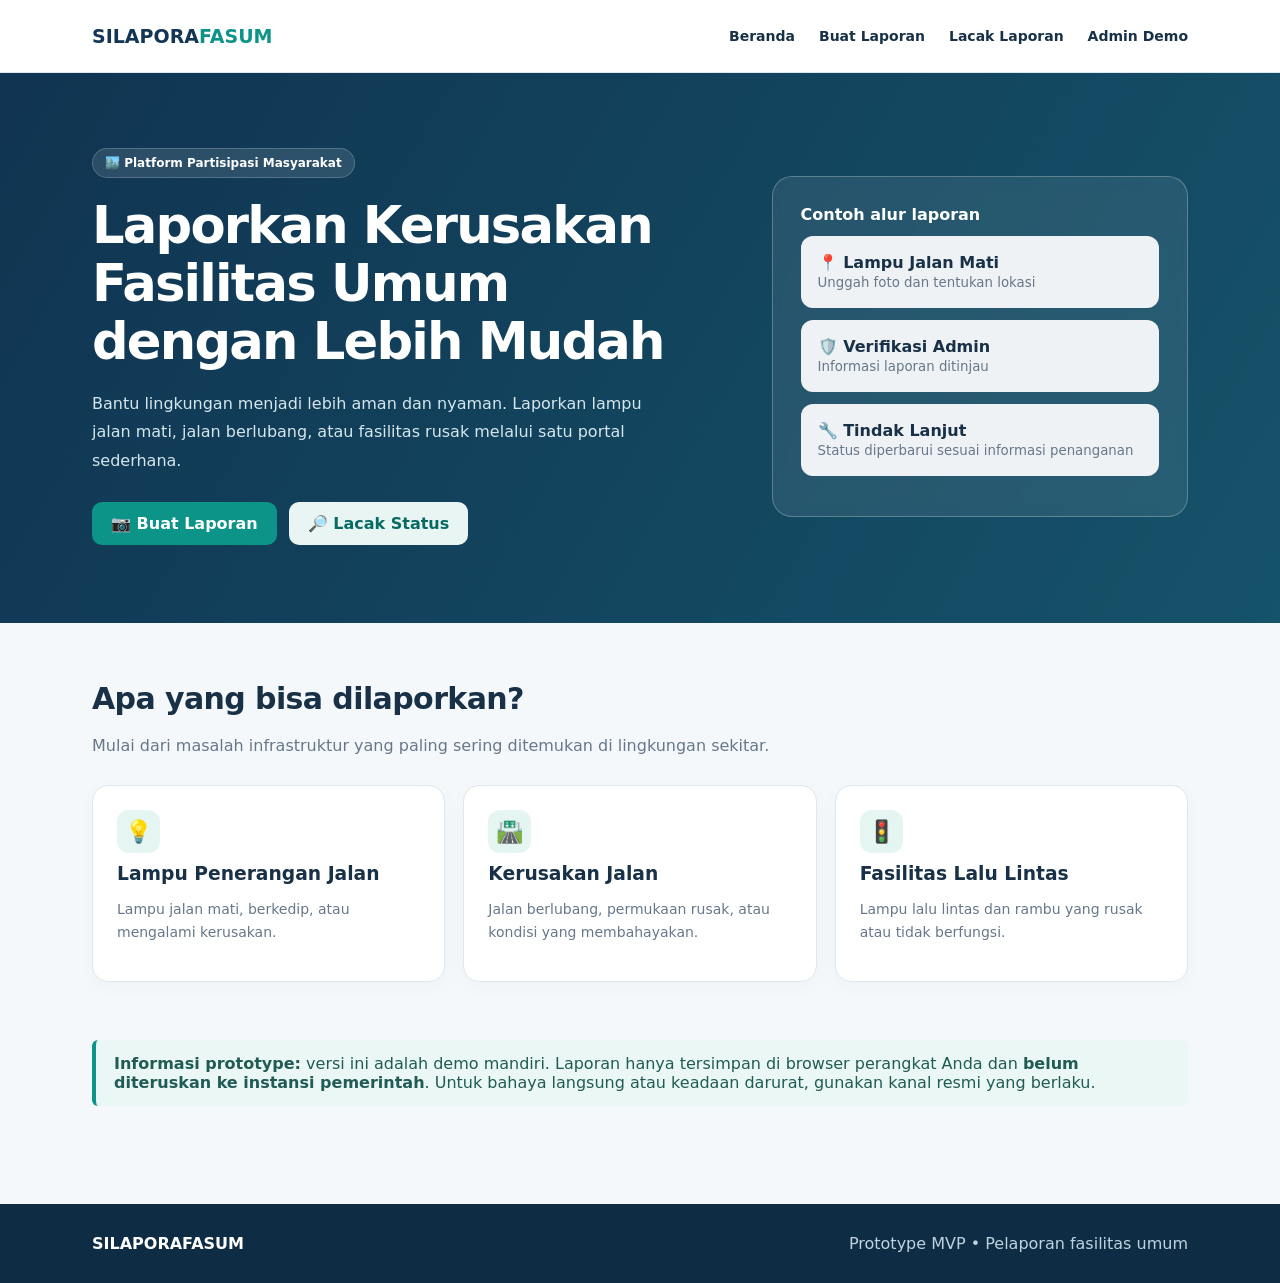
<file: index.html>
<!doctype html><html lang="id"><head><meta charset="utf-8"><meta name="viewport" content="width=device-width,initial-scale=1"><meta name="description" content="SILAPORAFASUM - Portal pelaporan kerusakan fasilitas umum"><title>SILAPORAFASUM — Beranda</title><link rel="stylesheet" href="assets/css/style.css"><link rel="manifest" href="manifest.webmanifest"><meta name="theme-color" content="#163B63"><link rel="apple-touch-icon" href="assets/icons/icon-192.png"><meta name="apple-mobile-web-app-capable" content="yes"></head><body><header class="top"><nav class="container nav"><a class="brand" href="index.html">SILAPORA<span>FASUM</span></a><div class="navlinks"><a href="index.html">Beranda</a><a href="lapor.html">Buat Laporan</a><a href="tracking.html">Lacak Laporan</a><a href="admin.html">Admin Demo</a></div><button id="installApp" class="btn" type="button" hidden>📲 Install Aplikasi</button></nav></header><main><div class="hero"><div class="container hero-grid"><div><span class="eyebrow">🏙️ Platform Partisipasi Masyarakat</span><h1>Laporkan Kerusakan Fasilitas Umum dengan Lebih Mudah</h1><p>Bantu lingkungan menjadi lebih aman dan nyaman. Laporkan lampu jalan mati, jalan berlubang, atau fasilitas rusak melalui satu portal sederhana.</p><div class="actions"><a class="btn" href="lapor.html">📷 Buat Laporan</a><a class="btn alt" href="tracking.html">🔎 Lacak Status</a></div></div><div class="hero-panel"><strong>Contoh alur laporan</strong><div class="tile"><strong>📍 Lampu Jalan Mati</strong><small>Unggah foto dan tentukan lokasi</small></div><div class="tile"><strong>🛡️ Verifikasi Admin</strong><small>Informasi laporan ditinjau</small></div><div class="tile"><strong>🔧 Tindak Lanjut</strong><small>Status diperbarui sesuai informasi penanganan</small></div></div></div></div><section><div class="container"><h2 class="section-title">Apa yang bisa dilaporkan?</h2><p class="sub">Mulai dari masalah infrastruktur yang paling sering ditemukan di lingkungan sekitar.</p><div class="grid3"><div class="card"><span class="iconbox">💡</span><h3>Lampu Penerangan Jalan</h3><p>Lampu jalan mati, berkedip, atau mengalami kerusakan.</p></div><div class="card"><span class="iconbox">🛣️</span><h3>Kerusakan Jalan</h3><p>Jalan berlubang, permukaan rusak, atau kondisi yang membahayakan.</p></div><div class="card"><span class="iconbox">🚦</span><h3>Fasilitas Lalu Lintas</h3><p>Lampu lalu lintas dan rambu yang rusak atau tidak berfungsi.</p></div></div></div></section><section style="padding-top:0"><div class="container"><div class="note"><strong>Informasi prototype:</strong> versi ini adalah demo mandiri. Laporan hanya tersimpan di browser perangkat Anda dan <strong>belum diteruskan ke instansi pemerintah</strong>. Untuk bahaya langsung atau keadaan darurat, gunakan kanal resmi yang berlaku.</div></div></section></main><footer class="footer"><div class="container"><strong>SILAPORAFASUM</strong><span>Prototype MVP • Pelaporan fasilitas umum</span></div></footer><script src="assets/js/pwa.js" defer></script></body></html>
</file>
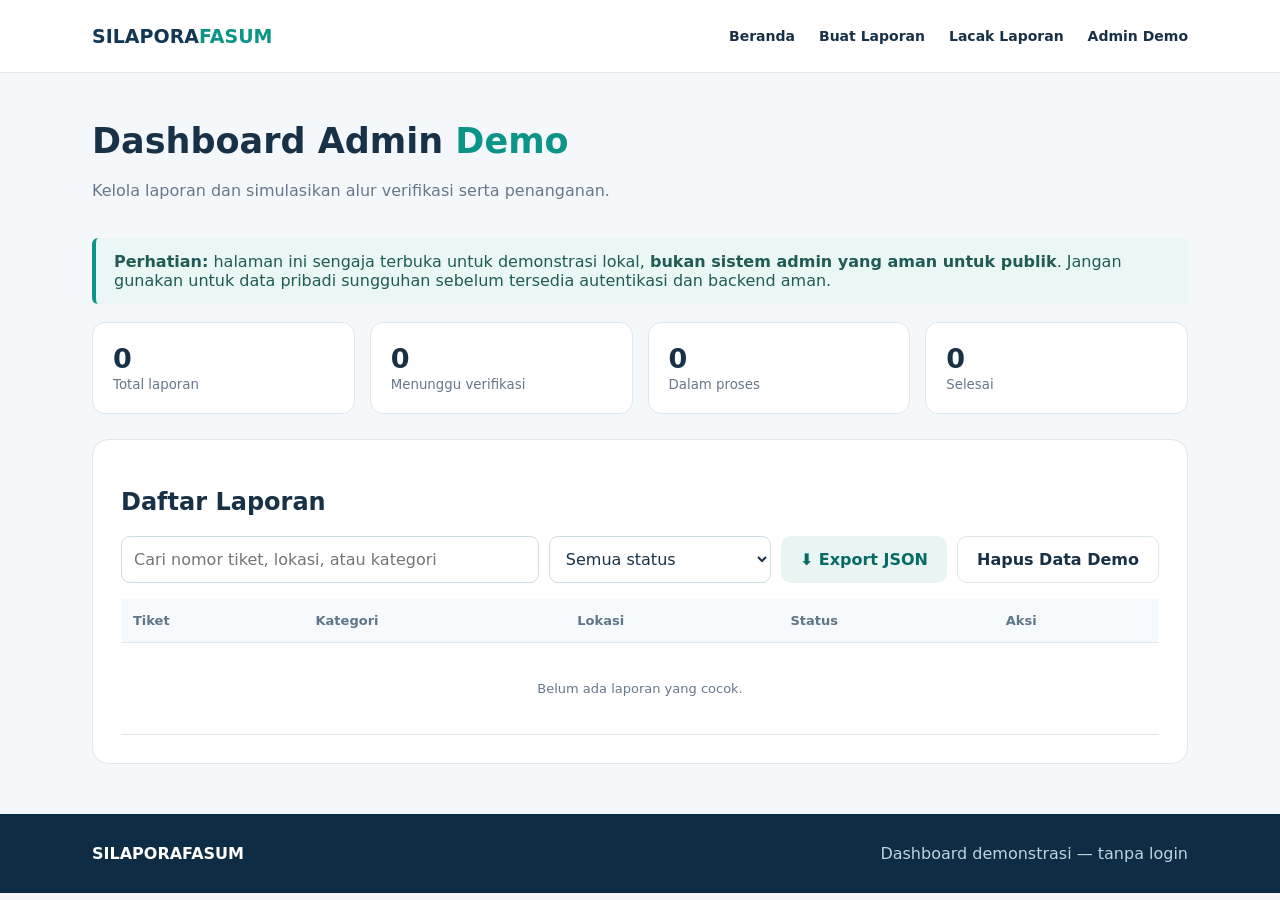
<file: admin.html>
<!doctype html><html lang="id"><head><meta charset="utf-8"><meta name="viewport" content="width=device-width,initial-scale=1"><title>Dashboard Admin Demo — SILAPORAFASUM</title><link rel="stylesheet" href="assets/css/style.css"><link rel="manifest" href="manifest.webmanifest"><meta name="theme-color" content="#163B63"><link rel="apple-touch-icon" href="assets/icons/icon-192.png"><meta name="apple-mobile-web-app-capable" content="yes"></head><body><header class="top"><nav class="container nav"><a class="brand" href="index.html">SILAPORA<span>FASUM</span></a><div class="navlinks"><a href="index.html">Beranda</a><a href="lapor.html">Buat Laporan</a><a href="tracking.html">Lacak Laporan</a><a href="admin.html">Admin Demo</a></div><button id="installApp" class="btn" type="button" hidden>📲 Install Aplikasi</button></nav></header><main class="container"><div class="page-head"><h1>Dashboard Admin <span style="color:#0d9488">Demo</span></h1><p class="sub">Kelola laporan dan simulasikan alur verifikasi serta penanganan.</p></div><div class="note"><strong>Perhatian:</strong> halaman ini sengaja terbuka untuk demonstrasi lokal, <strong>bukan sistem admin yang aman untuk publik</strong>. Jangan gunakan untuk data pribadi sungguhan sebelum tersedia autentikasi dan backend aman.</div><div class="stats"><div class="stat"><strong id="total">0</strong><small>Total laporan</small></div><div class="stat"><strong id="pending">0</strong><small>Menunggu verifikasi</small></div><div class="stat"><strong id="active">0</strong><small>Dalam proses</small></div><div class="stat"><strong id="closed">0</strong><small>Selesai</small></div></div><div class="panel"><h2>Daftar Laporan</h2><div class="searchbar"><input id="search" placeholder="Cari nomor tiket, lokasi, atau kategori"><select id="statusFilter"><option value="">Semua status</option><option>Menunggu Verifikasi</option><option>Terverifikasi</option><option>Diteruskan</option><option>Dalam Penanganan</option><option>Selesai</option><option>Ditolak</option><option>Tidak Dapat Ditindaklanjuti</option></select><button class="btn alt" id="export">⬇ Export JSON</button><button class="btn outline" id="clear">Hapus Data Demo</button></div><div class="table-wrap"><table><thead><tr><th>Tiket</th><th>Kategori</th><th>Lokasi</th><th>Status</th><th>Aksi</th></tr></thead><tbody id="tableBody"></tbody></table></div></div><section id="editPanel" class="panel hidden"><h2>Detail & Kelola Laporan</h2><div id="editDetail"></div><form id="editForm"><input type="hidden" id="selectedId"><div class="admin-edit"><div class="field"><label for="editStatus">Status</label><select id="editStatus"></select></div><div class="field"><label for="editAgency">Instansi tujuan</label><input id="editAgency" maxlength="150" placeholder="Contoh: Dishub (perlu konfirmasi)"></div><div class="field full"><label for="editNotes">Catatan tindak lanjut</label><textarea id="editNotes" maxlength="1200"></textarea></div></div><button class="btn" type="submit">Simpan Perubahan</button><div id="adminFeedback" class="hidden"></div></form></section></main><footer class="footer"><div class="container"><strong>SILAPORAFASUM</strong><span>Dashboard demonstrasi — tanpa login</span></div></footer><script src="assets/js/app.js"></script><script src="assets/js/pwa.js" defer></script></body></html>
</file>
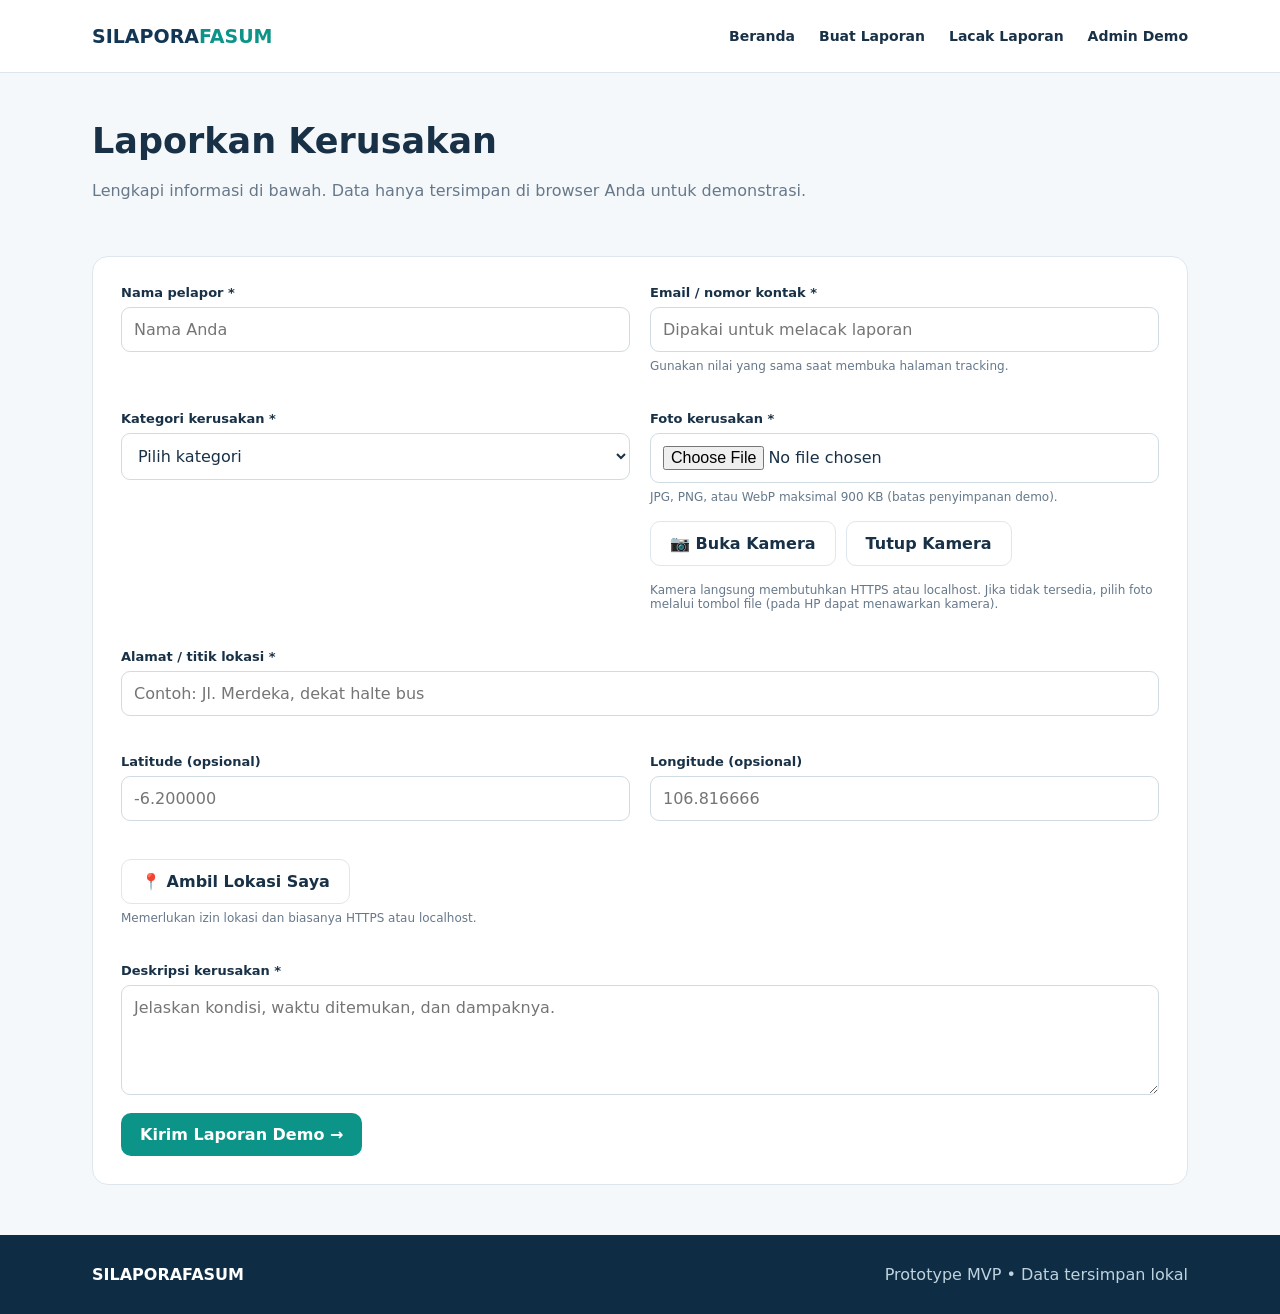
<file: lapor.html>
<!doctype html><html lang="id"><head><meta charset="utf-8"><meta name="viewport" content="width=device-width,initial-scale=1"><title>Buat Laporan — SILAPORAFASUM</title><link rel="stylesheet" href="assets/css/style.css"><link rel="manifest" href="manifest.webmanifest"><meta name="theme-color" content="#163B63"><link rel="apple-touch-icon" href="assets/icons/icon-192.png"><meta name="apple-mobile-web-app-capable" content="yes"></head><body><header class="top"><nav class="container nav"><a class="brand" href="index.html">SILAPORA<span>FASUM</span></a><div class="navlinks"><a href="index.html">Beranda</a><a href="lapor.html">Buat Laporan</a><a href="tracking.html">Lacak Laporan</a><a href="admin.html">Admin Demo</a></div><button id="installApp" class="btn" type="button" hidden>📲 Install Aplikasi</button></nav></header><main class="container"><div class="page-head"><h1>Laporkan Kerusakan</h1><p class="sub">Lengkapi informasi di bawah. Data hanya tersimpan di browser Anda untuk demonstrasi.</p></div><div id="feedback" class="hidden"></div><form id="reportForm" class="panel"><div class="form-grid"><div class="field"><label for="name">Nama pelapor *</label><input id="name" name="name" required maxlength="90" placeholder="Nama Anda"></div><div class="field"><label for="contact">Email / nomor kontak *</label><input id="contact" name="contact" required maxlength="90" placeholder="Dipakai untuk melacak laporan"><span class="hint">Gunakan nilai yang sama saat membuka halaman tracking.</span></div><div class="field"><label for="category">Kategori kerusakan *</label><select id="category" name="category" required><option value="">Pilih kategori</option><option>Lampu Penerangan Jalan</option><option>Kerusakan Jalan</option><option>Lampu Lalu Lintas / Rambu</option><option>Trotoar</option><option>Drainase</option><option>Lainnya</option></select></div><div class="field"><label for="photo">Foto kerusakan *</label><input id="photo" type="file" accept="image/jpeg,image/png,image/webp" required><span class="hint">JPG, PNG, atau WebP maksimal 900 KB (batas penyimpanan demo).</span><div class="camera-actions"><button type="button" id="openCamera" class="btn outline">📷 Buka Kamera</button><button type="button" id="stopCamera" class="btn outline" hidden>Tutup Kamera</button></div><div id="cameraStage" class="camera-stage" hidden><video id="cameraVideo" autoplay playsinline muted></video><img id="photoPreview" alt="Pratinjau foto kerusakan" hidden><div class="camera-actions"><button type="button" id="capturePhoto" class="btn">Ambil Foto</button><button type="button" id="retakePhoto" class="btn outline" hidden>Foto Ulang</button></div><span id="cameraMessage" class="hint" aria-live="polite"></span></div><span class="hint">Kamera langsung membutuhkan HTTPS atau localhost. Jika tidak tersedia, pilih foto melalui tombol file (pada HP dapat menawarkan kamera).</span></div><div class="field full"><label for="address">Alamat / titik lokasi *</label><input id="address" name="address" required maxlength="250" placeholder="Contoh: Jl. Merdeka, dekat halte bus"></div><div class="field"><label for="latitude">Latitude (opsional)</label><input id="latitude" name="latitude" type="number" min="-90" max="90" step="any" placeholder="-6.200000"></div><div class="field"><label for="longitude">Longitude (opsional)</label><input id="longitude" name="longitude" type="number" min="-180" max="180" step="any" placeholder="106.816666"></div><div class="field full"><button id="locate" type="button" class="btn outline" style="align-self:flex-start">📍 Ambil Lokasi Saya</button><span class="hint">Memerlukan izin lokasi dan biasanya HTTPS atau localhost.</span></div><div class="field full"><label for="description">Deskripsi kerusakan *</label><textarea id="description" name="description" required minlength="15" maxlength="1500" placeholder="Jelaskan kondisi, waktu ditemukan, dan dampaknya."></textarea></div></div><button class="btn" type="submit">Kirim Laporan Demo →</button></form></main><footer class="footer"><div class="container"><strong>SILAPORAFASUM</strong><span>Prototype MVP • Data tersimpan lokal</span></div></footer><script src="assets/js/app.js"></script><script src="assets/js/pwa.js" defer></script></body></html>
</file>
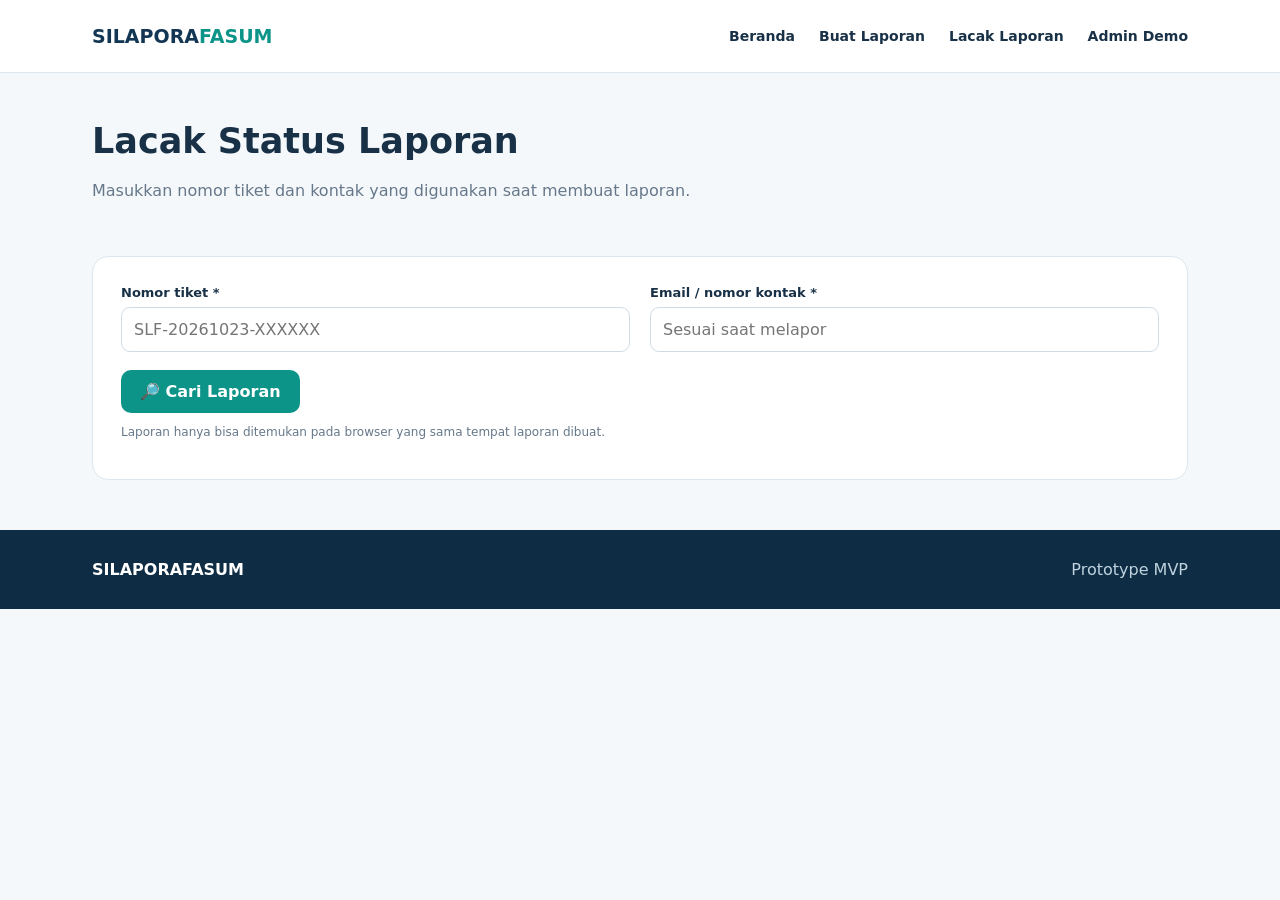
<file: tracking.html>
<!doctype html><html lang="id"><head><meta charset="utf-8"><meta name="viewport" content="width=device-width,initial-scale=1"><title>Lacak Laporan — SILAPORAFASUM</title><link rel="stylesheet" href="assets/css/style.css"><link rel="manifest" href="manifest.webmanifest"><meta name="theme-color" content="#163B63"><link rel="apple-touch-icon" href="assets/icons/icon-192.png"><meta name="apple-mobile-web-app-capable" content="yes"></head><body><header class="top"><nav class="container nav"><a class="brand" href="index.html">SILAPORA<span>FASUM</span></a><div class="navlinks"><a href="index.html">Beranda</a><a href="lapor.html">Buat Laporan</a><a href="tracking.html">Lacak Laporan</a><a href="admin.html">Admin Demo</a></div><button id="installApp" class="btn" type="button" hidden>📲 Install Aplikasi</button></nav></header><main class="container"><div class="page-head"><h1>Lacak Status Laporan</h1><p class="sub">Masukkan nomor tiket dan kontak yang digunakan saat membuat laporan.</p></div><form id="trackForm" class="panel"><div class="form-grid"><div class="field"><label for="ticket">Nomor tiket *</label><input id="ticket" required placeholder="SLF-20261023-XXXXXX"></div><div class="field"><label for="contact">Email / nomor kontak *</label><input id="contact" required placeholder="Sesuai saat melapor"></div></div><button class="btn" type="submit">🔎 Cari Laporan</button><p class="hint">Laporan hanya bisa ditemukan pada browser yang sama tempat laporan dibuat.</p></form><div id="trackResult" class="panel hidden"></div></main><footer class="footer"><div class="container"><strong>SILAPORAFASUM</strong><span>Prototype MVP</span></div></footer><script src="assets/js/app.js"></script><script src="assets/js/pwa.js" defer></script></body></html>
</file>
<file: assets/css/style.css>
:root{--navy:#123653;--teal:#0d9488;--ink:#193147;--muted:#66788a;--bg:#f5f8fb;--line:#dde7ed;--white:#fff;--danger:#b42318}*{box-sizing:border-box}body{margin:0;font-family:Inter,system-ui,-apple-system,Segoe UI,sans-serif;color:var(--ink);background:var(--bg)}a{color:inherit;text-decoration:none}button,input,select,textarea{font:inherit}button{cursor:pointer}.container{max-width:1140px;margin:auto;padding:0 22px}.top{background:#fff;border-bottom:1px solid var(--line);position:sticky;top:0;z-index:10}.nav{display:flex;align-items:center;justify-content:space-between;min-height:72px;gap:20px}.brand{font-size:19px;font-weight:850;color:var(--navy)}.brand span{color:var(--teal)}.navlinks{display:flex;gap:24px;align-items:center}.navlinks a{font-weight:600;font-size:14px}.btn{border:0;background:var(--teal);color:white;border-radius:10px;padding:12px 19px;font-weight:700;display:inline-flex;align-items:center;justify-content:center;gap:7px}.btn:hover{filter:brightness(.94)}.btn.alt{background:#e8f5f3;color:#086b63}.btn.outline{background:#fff;border:1px solid var(--line);color:var(--ink)}.hero{background:linear-gradient(120deg,#103451,#15536a);color:white;padding:75px 0 78px}.hero-grid{display:grid;grid-template-columns:1.2fr .8fr;gap:55px;align-items:center}.eyebrow{display:inline-block;padding:7px 12px;background:#ffffff1d;border:1px solid #ffffff30;border-radius:100px;font-size:12px;font-weight:700}.hero h1{font-size:clamp(34px,4vw,54px);line-height:1.13;letter-spacing:-1.8px;margin:19px 0}.hero p{color:#d5e7ed;line-height:1.8;max-width:570px}.actions{display:flex;flex-wrap:wrap;gap:12px;margin-top:26px}.hero-panel{border:1px solid #ffffff40;background:#ffffff15;border-radius:20px;padding:28px;backdrop-filter:blur(6px)}.hero-panel .tile{background:#ffffffeb;color:var(--ink);padding:17px;border-radius:12px;margin:12px 0}.tile strong{display:block}.tile small{color:var(--muted)}section{padding:58px 0}.section-title{font-size:30px;letter-spacing:-.6px;margin:0 0 10px}.sub{color:var(--muted);line-height:1.7}.grid3{display:grid;grid-template-columns:repeat(3,1fr);gap:18px;margin-top:26px}.card{background:white;border:1px solid var(--line);border-radius:16px;padding:24px;box-shadow:0 5px 20px #183e5507}.card h3{margin:10px 0}.card p{color:var(--muted);line-height:1.6;font-size:14px}.iconbox{display:inline-grid;place-items:center;width:43px;height:43px;border-radius:12px;background:#e5f5f2;font-size:22px}.page-head{padding:48px 0 18px}.page-head h1{font-size:35px;margin:0 0 10px}.panel{background:#fff;border:1px solid var(--line);border-radius:16px;padding:28px;margin:18px 0 50px}.form-grid{display:grid;grid-template-columns:repeat(2,1fr);gap:20px}.field{display:flex;flex-direction:column;gap:7px;margin-bottom:18px}.field.full{grid-column:1/-1}label{font-size:13px;font-weight:700}.field input,.field select,.field textarea,.searchbar input,.searchbar select{border:1px solid #cfdce4;border-radius:9px;padding:12px;background:#fff;width:100%;color:var(--ink)}textarea{min-height:110px;resize:vertical}.hint{font-size:12px;color:var(--muted)}.alert{padding:14px 16px;border-radius:10px;margin:14px 0;background:#e8f5f2;color:#0b675f}.alert.error{background:#fef0ed;color:var(--danger)}.hidden{display:none!important}.footer{background:#0e2c43;color:#bfd3df;padding:30px 0;margin-top:40px}.footer .container{display:flex;justify-content:space-between;gap:20px;flex-wrap:wrap}.footer strong{color:#fff}.stats{display:grid;grid-template-columns:repeat(4,1fr);gap:15px;margin:18px 0 25px}.stat{padding:20px;background:white;border:1px solid var(--line);border-radius:13px}.stat strong{font-size:27px;display:block}.stat small{color:var(--muted)}.searchbar{display:flex;gap:10px;flex-wrap:wrap;margin:16px 0}.searchbar input{flex:2;min-width:220px}.searchbar select{flex:1;min-width:150px}.table-wrap{overflow-x:auto}table{width:100%;border-collapse:collapse;font-size:13px}th,td{padding:14px 12px;border-bottom:1px solid var(--line);text-align:left;vertical-align:top}th{color:#607589;background:#f7fafc}td button{padding:7px 10px;border:1px solid var(--line);background:white;border-radius:7px}.pill{display:inline-block;border-radius:50px;padding:5px 9px;font-size:11px;font-weight:750;background:#e8f1f6;color:#285777}.pill.selesai{background:#e0f6e8;color:#17673a}.pill.ditolak{background:#fee7e7;color:#9b2424}.pill.dalam-penanganan{background:#fff1d9;color:#885900}.pill.diteruskan{background:#e8edff;color:#354d9b}.preview{max-height:190px;max-width:100%;border-radius:10px;margin-top:10px}.detail-grid{display:grid;grid-template-columns:1fr 1fr;gap:16px}.detail-grid div{background:#f8fafc;padding:13px;border-radius:9px}.detail-grid small{color:var(--muted);display:block;margin-bottom:5px}.steps{display:flex;gap:8px;flex-wrap:wrap;margin-top:18px}.steps span{padding:10px 12px;border:1px solid var(--line);border-radius:8px;font-size:12px}.steps .active{background:#d9f5ef;border-color:#9bd9cb;color:#066b61;font-weight:750}.note{border-left:4px solid var(--teal);padding:14px 18px;background:#eaf7f4;color:#205b56;border-radius:6px}.admin-edit{display:grid;grid-template-columns:1fr 1fr;gap:14px;margin-top:18px}.admin-edit .field{margin:0}.empty{text-align:center;padding:38px;color:var(--muted)}@media(max-width:760px){.nav{flex-wrap:wrap;padding:15px 0}.navlinks{gap:12px;flex-wrap:wrap}.hero-grid,.grid3,.form-grid,.detail-grid,.admin-edit{grid-template-columns:1fr}.hero{padding:44px 0}.stats{grid-template-columns:repeat(2,1fr)}.panel{padding:18px}.section-title{font-size:25px}}
/* Camera capture */
.camera-actions{display:flex;gap:10px;flex-wrap:wrap;margin:10px 0}.camera-stage{margin:12px 0;padding:12px;border:1px solid #d8e3ea;border-radius:12px;background:#f6f9fb}.camera-stage video,.camera-stage img{display:block;width:100%;max-height:340px;object-fit:contain;border-radius:8px;background:#172431}.camera-stage .hint{display:block;margin-top:8px}.camera-stage[hidden],#cameraVideo[hidden],#photoPreview[hidden]{display:none!important}

#installApp{font-size:.82rem;padding:9px 13px;white-space:nowrap}#installApp[hidden]{display:none!important}@media(max-width:650px){#installApp{margin:8px auto}}
</file>
